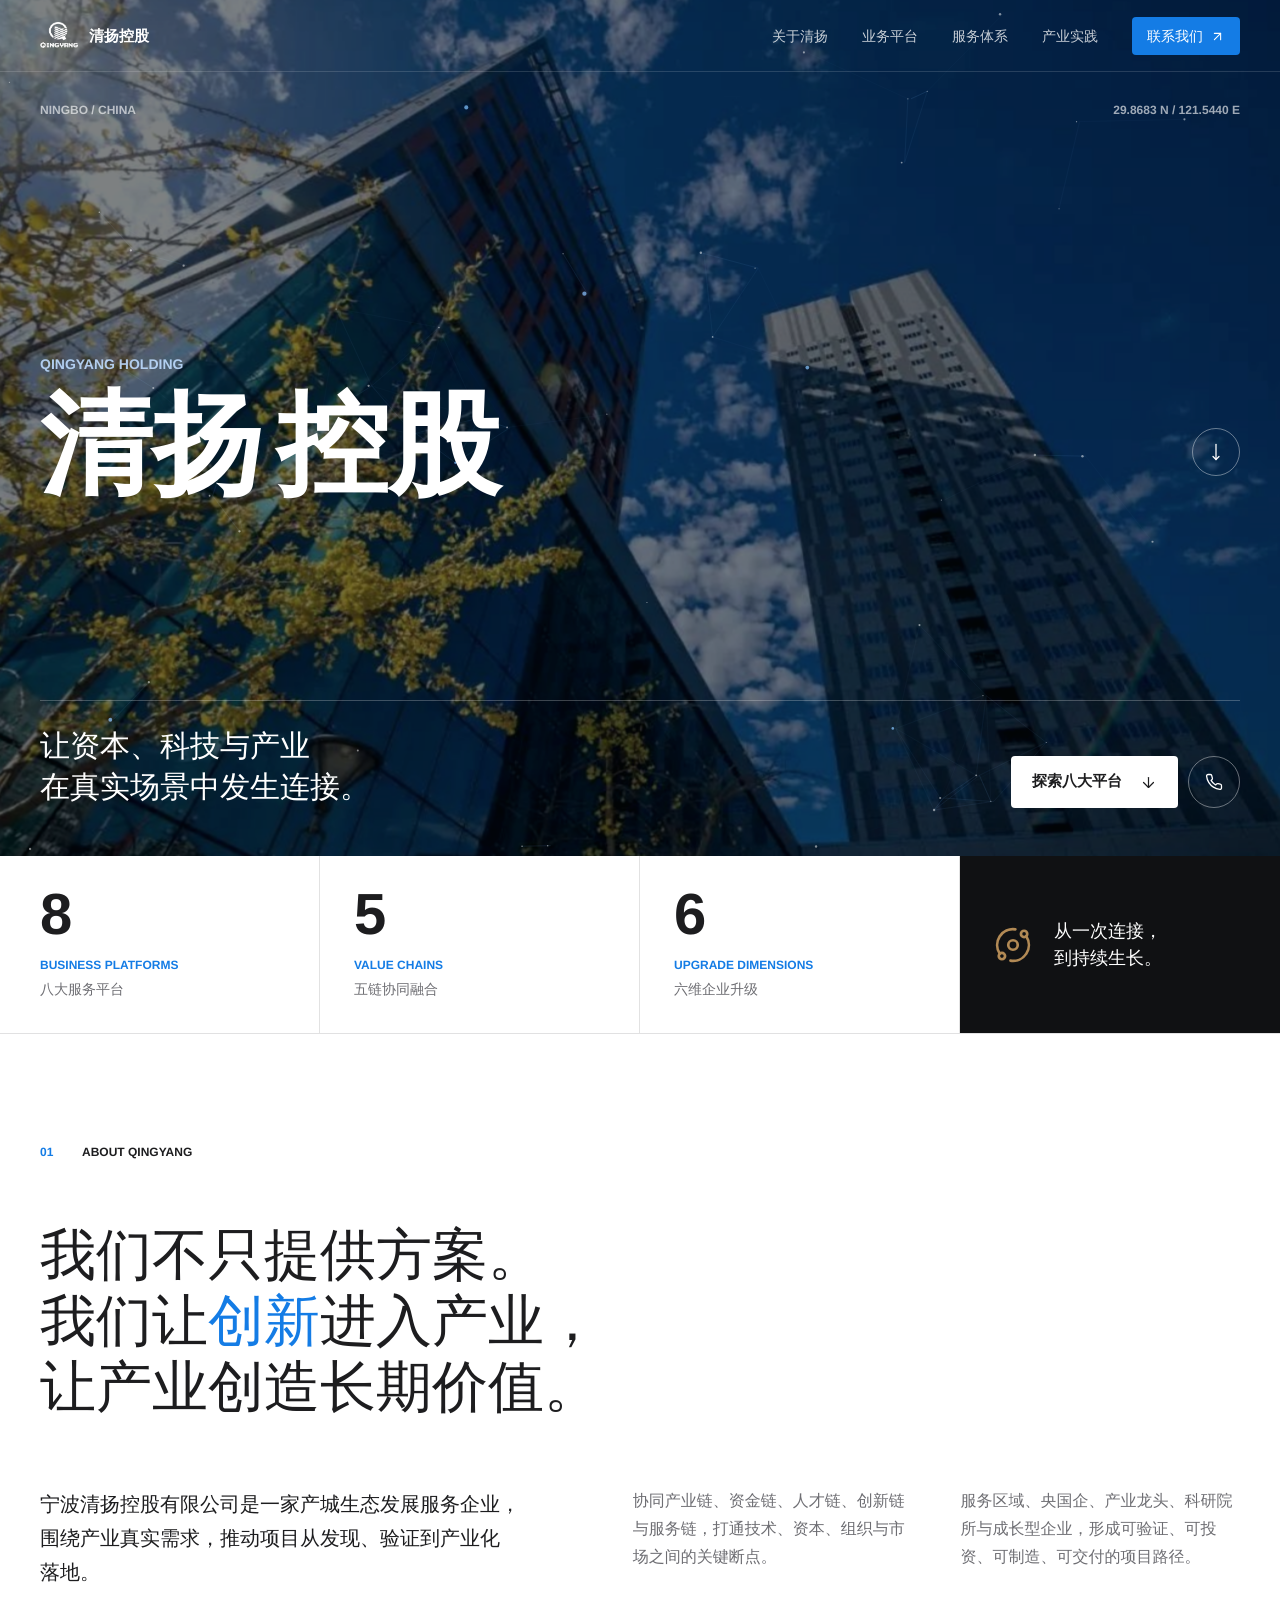
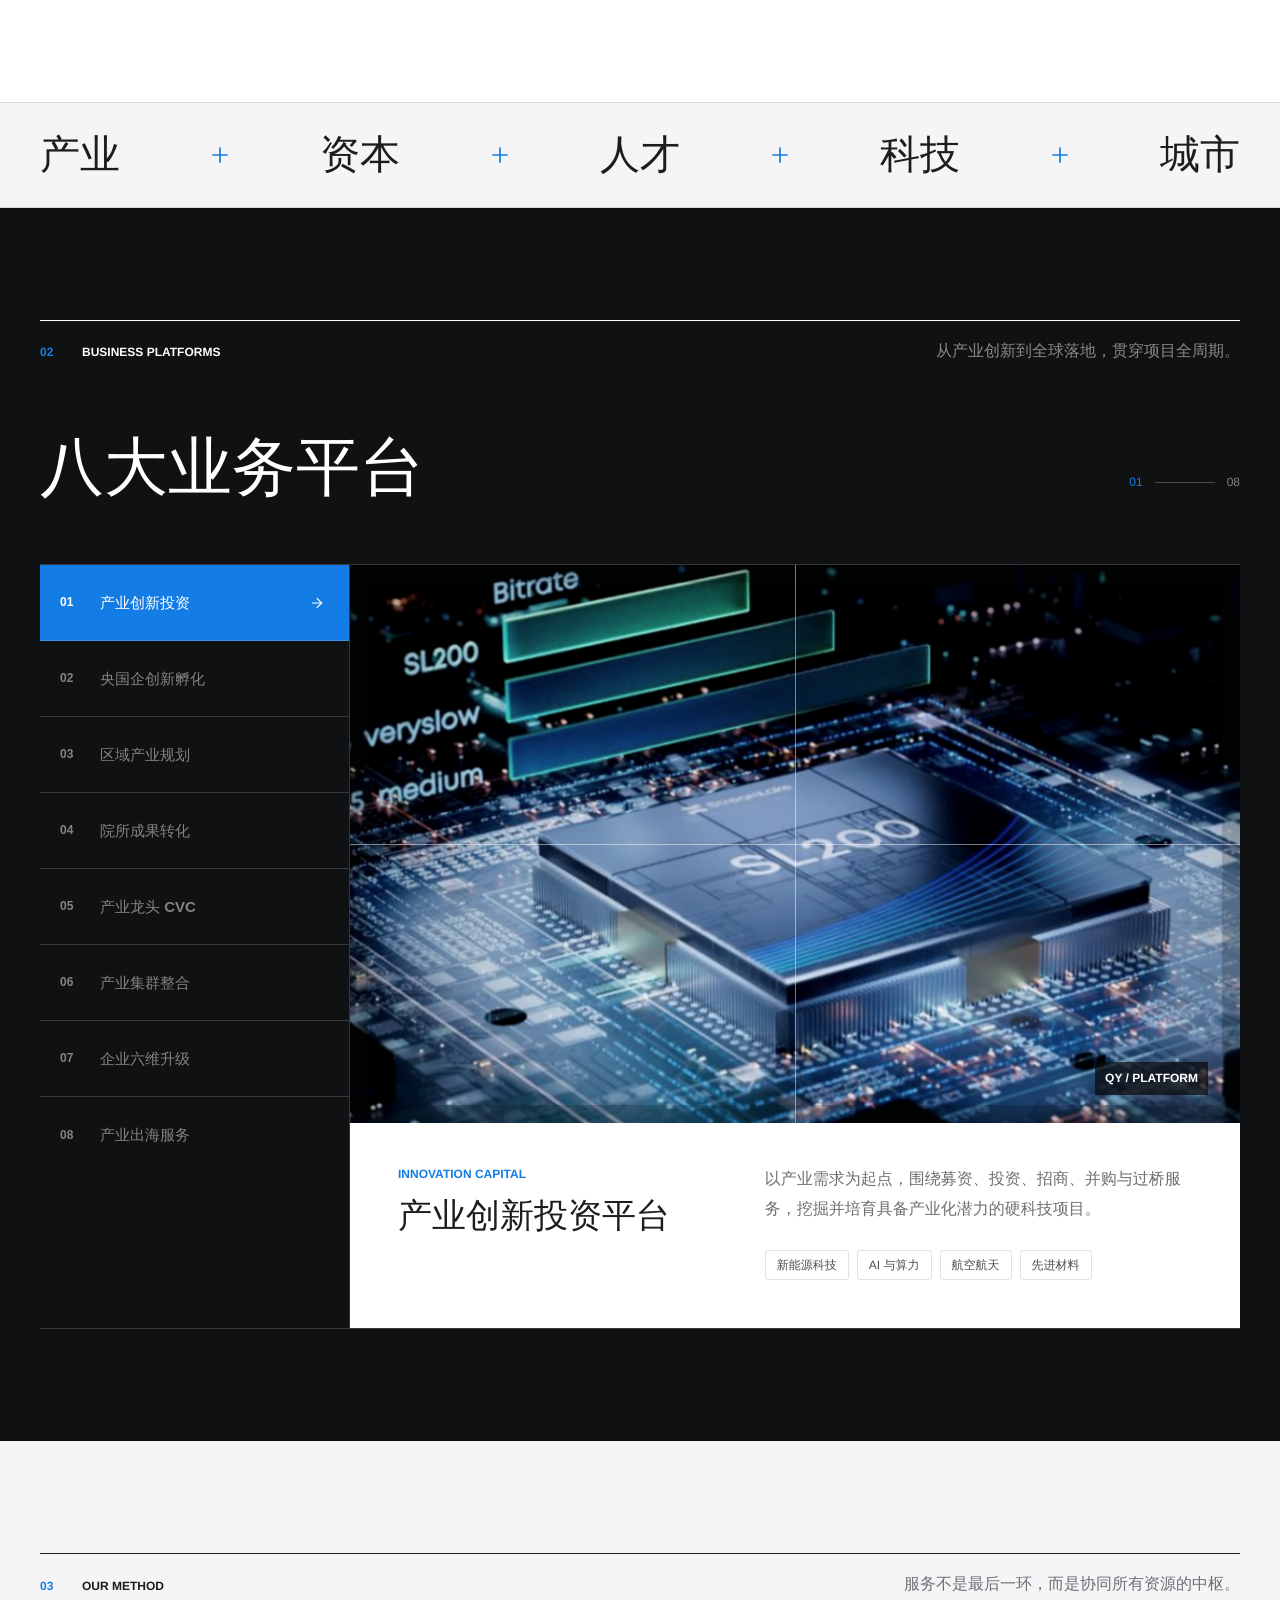
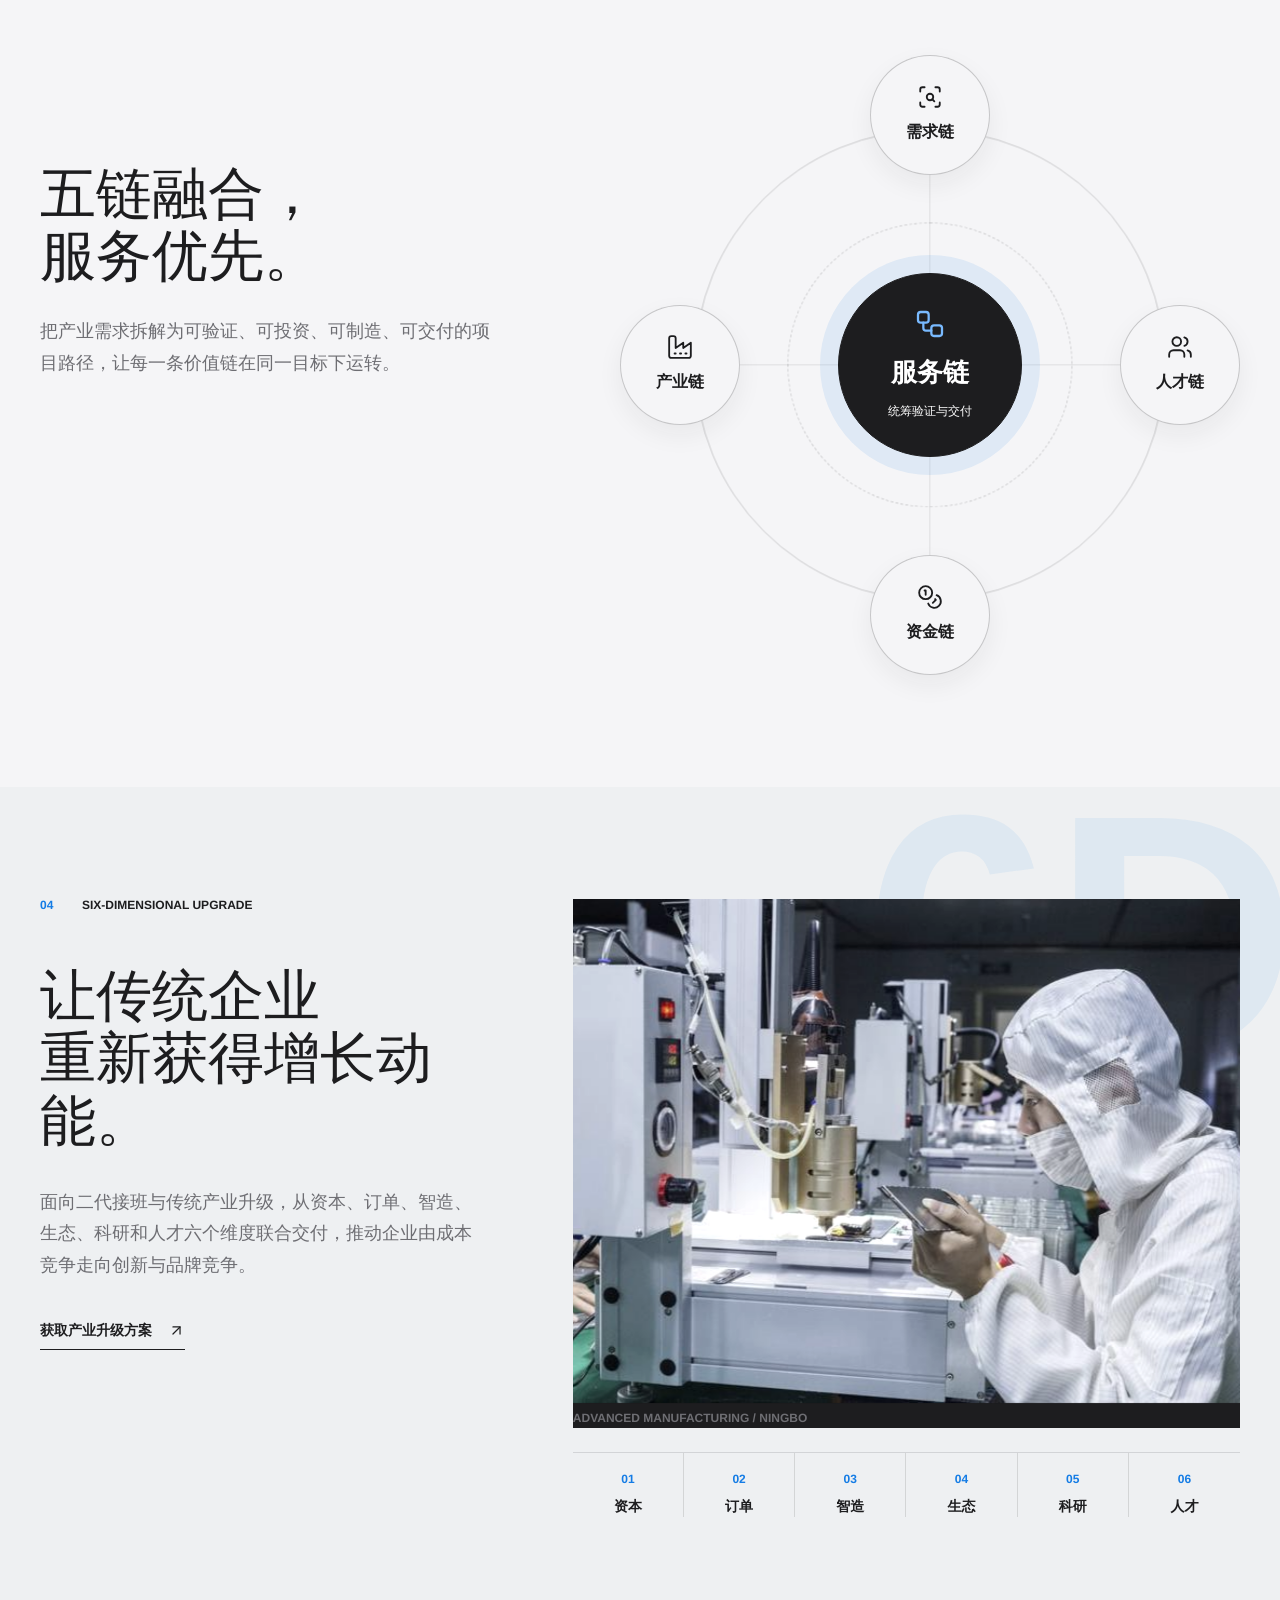
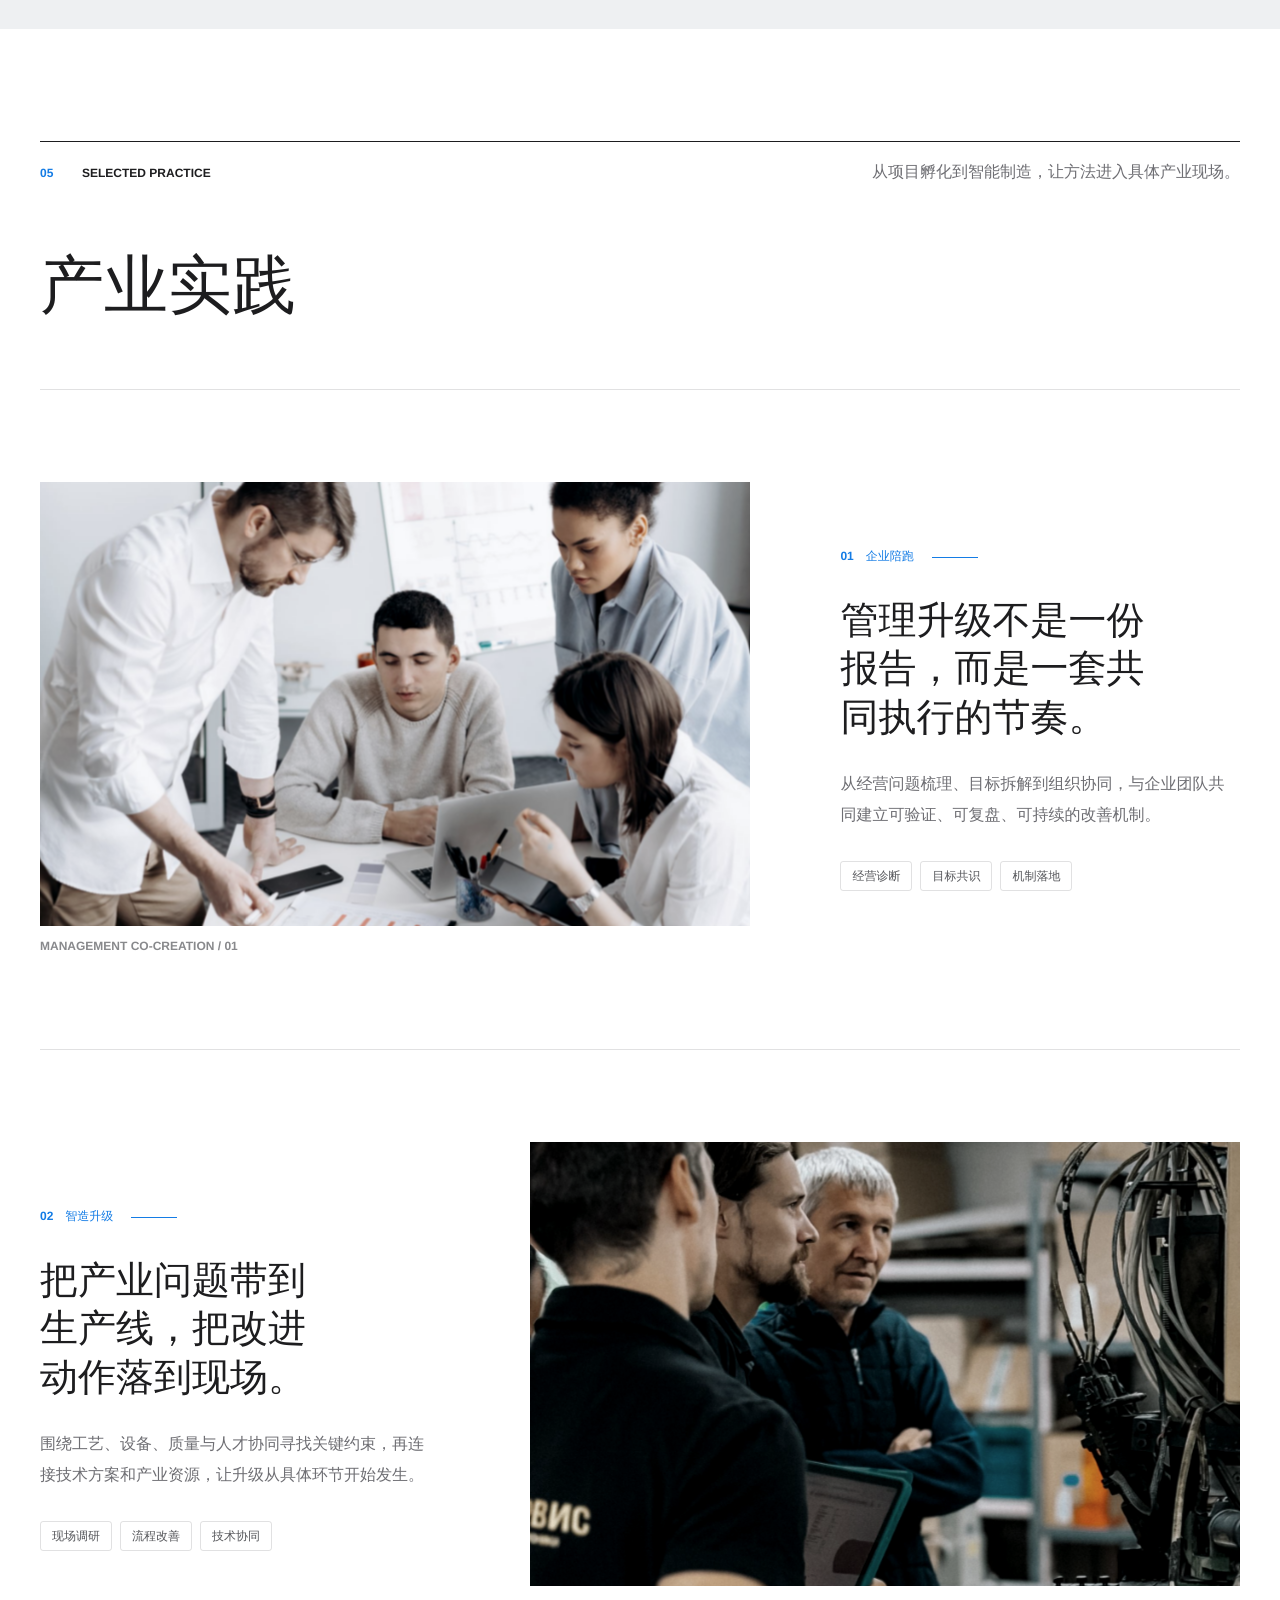
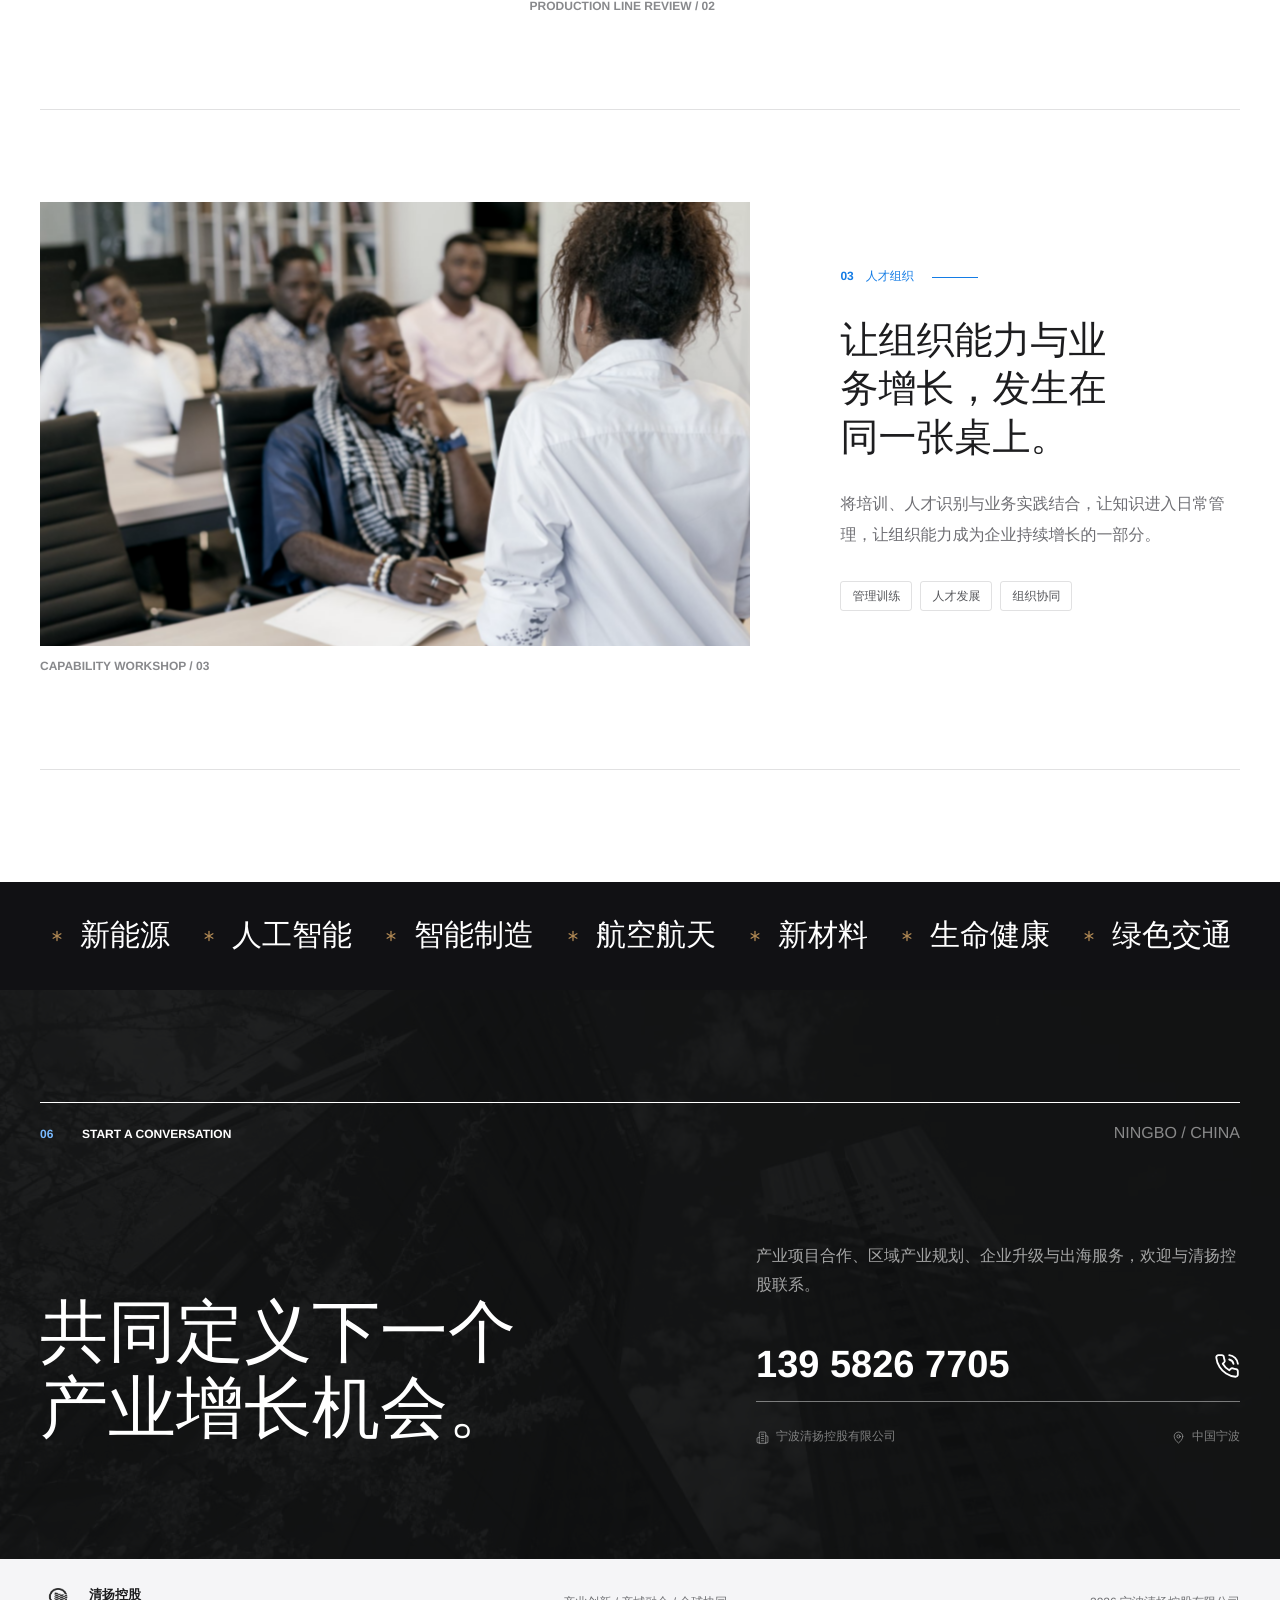
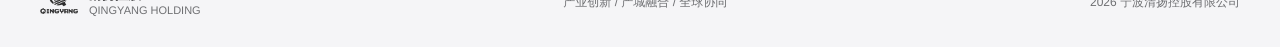
<file: index.html>
<!doctype html>
<html lang="zh-CN">
  <head>
    <meta charset="UTF-8" />
    <meta name="viewport" content="width=device-width, initial-scale=1.0" />
    <meta
      name="description"
      content="宁波清扬控股有限公司，聚焦产业创新投资、央国企创新孵化、区域产业规划、科技成果转化、产业升级与产业出海。"
    />
    <meta property="og:type" content="website" />
    <meta property="og:locale" content="zh_CN" />
    <meta property="og:site_name" content="清扬控股" />
    <meta property="og:title" content="清扬控股｜产城生态发展服务中台" />
    <meta
      property="og:description"
      content="连接产业、资本、人才与科技，构建面向未来的产城生态。"
    />
    <meta property="og:url" content="https://xtulaze-creator.github.io/qingyang-holding-site/" />
    <meta
      property="og:image"
      content="https://xtulaze-creator.github.io/qingyang-holding-site/assets/qingyang-share.jpg"
    />
    <meta property="og:image:type" content="image/jpeg" />
    <meta property="og:image:width" content="1200" />
    <meta property="og:image:height" content="630" />
    <meta property="og:image:alt" content="清扬控股产城生态发展服务中台" />
    <meta name="twitter:card" content="summary_large_image" />
    <meta name="twitter:title" content="清扬控股｜产城生态发展服务中台" />
    <meta
      name="twitter:description"
      content="连接产业、资本、人才与科技，构建面向未来的产城生态。"
    />
    <meta
      name="twitter:image"
      content="https://xtulaze-creator.github.io/qingyang-holding-site/assets/qingyang-share.jpg"
    />
    <meta name="theme-color" content="#f4f3ef" />
    <title>清扬控股｜产城生态发展服务中台</title>
    <link rel="canonical" href="https://xtulaze-creator.github.io/qingyang-holding-site/" />
    <link rel="icon" type="image/png" href="assets/qingyang-logo.png" />
    <script>document.documentElement.classList.add("js");</script>
    <link rel="stylesheet" href="styles.css?v=20260729-7" />
    <script type="application/ld+json">
      {
        "@context": "https://schema.org",
        "@type": "Organization",
        "name": "宁波清扬控股有限公司",
        "alternateName": "清扬控股",
        "url": "https://xtulaze-creator.github.io/qingyang-holding-site/",
        "logo": "https://xtulaze-creator.github.io/qingyang-holding-site/assets/qingyang-logo.png",
        "telephone": "+86-139-5826-7705",
        "description": "连接产业、资本、人才与科技，构建面向未来的产城生态。",
        "address": {
          "@type": "PostalAddress",
          "addressLocality": "宁波",
          "addressCountry": "CN"
        }
      }
    </script>
  </head>
  <body>
    <a class="skip-link" href="#main-content">跳到主要内容</a>
    <div class="scroll-progress" aria-hidden="true"><span data-scroll-progress></span></div>

    <header class="site-header" data-header>
      <nav class="nav-shell" aria-label="主导航">
        <a class="brand magnetic" href="#top" aria-label="清扬控股首页">
          <img src="assets/qingyang-logo.png" alt="清扬控股标志" />
          <span>清扬控股</span>
        </a>

        <button
          class="menu-button"
          type="button"
          aria-label="打开菜单"
          aria-expanded="false"
          aria-controls="site-navigation"
          data-menu-button
        >
          <i class="icon-menu" data-lucide="menu" aria-hidden="true"></i>
          <i class="icon-close" data-lucide="x" aria-hidden="true"></i>
        </button>

        <div class="nav-links" id="site-navigation" data-nav-links>
          <a href="#about" data-section-link><span>01</span>关于清扬</a>
          <a href="#services" data-section-link><span>02</span>业务平台</a>
          <a href="#method" data-section-link><span>03</span>服务体系</a>
          <a href="#cases" data-section-link><span>04</span>产业实践</a>
          <a class="nav-contact magnetic" href="#contact" data-section-link>
            <span>05</span>联系我们
            <i data-lucide="arrow-up-right" aria-hidden="true"></i>
          </a>
        </div>
      </nav>
    </header>

    <main id="main-content" tabindex="-1">
      <span id="top" aria-hidden="true"></span>

      <section class="hero" aria-labelledby="hero-title" data-hero>
        <img
          class="hero-image"
          src="assets/ningbo-skyline.jpg"
          alt="宁波现代城市与产业建筑"
          fetchpriority="high"
          data-hero-image
        />
        <div class="hero-tint" aria-hidden="true"></div>
        <canvas class="hero-canvas" data-network-canvas aria-hidden="true"></canvas>

        <div class="hero-content">
          <div class="hero-meta reveal">
            <span>NINGBO / CHINA</span>
            <span>29.8683 N / 121.5440 E</span>
          </div>

          <div class="hero-title-wrap">
            <p class="hero-kicker reveal">QINGYANG HOLDING</p>
            <h1 id="hero-title" class="reveal">
              <span>清扬</span>
              <span>控股</span>
            </h1>
          </div>

          <div class="hero-bottom">
            <p class="hero-lead reveal">
              让资本、科技与产业<br />
              在真实场景中发生连接。
            </p>
            <div class="hero-actions reveal">
              <a class="button button-light magnetic" href="#services">
                探索八大平台
                <i data-lucide="arrow-down" aria-hidden="true"></i>
              </a>
              <a class="circle-action magnetic" href="tel:13958267705" aria-label="联系清扬控股">
                <i data-lucide="phone" aria-hidden="true"></i>
              </a>
            </div>
          </div>
        </div>

        <a class="hero-scroll magnetic" href="#about" aria-label="向下浏览">
          <i data-lucide="move-down" aria-hidden="true"></i>
        </a>
      </section>

      <section class="signal-band" aria-label="清扬控股核心能力">
        <div class="signal-item reveal">
          <strong data-count="8">8</strong>
          <span>BUSINESS PLATFORMS</span>
          <p>八大服务平台</p>
        </div>
        <div class="signal-item reveal">
          <strong data-count="5">5</strong>
          <span>VALUE CHAINS</span>
          <p>五链协同融合</p>
        </div>
        <div class="signal-item reveal">
          <strong data-count="6">6</strong>
          <span>UPGRADE DIMENSIONS</span>
          <p>六维企业升级</p>
        </div>
        <div class="signal-item signal-statement reveal">
          <i data-lucide="orbit" aria-hidden="true"></i>
          <p>从一次连接，<br />到持续生长。</p>
        </div>
      </section>

      <section class="intro section" id="about">
        <div class="section-shell">
          <div class="section-index reveal">
            <span>01</span>
            <p>ABOUT QINGYANG</p>
          </div>

          <div class="intro-statement">
            <h2 class="reveal">
              我们不只提供方案。<br />
              我们让<span class="accent-word">创新</span>进入产业，<br />
              让<span class="outline-word">产业</span>创造长期价值。
            </h2>
          </div>

          <div class="intro-detail">
            <p class="intro-deck reveal">
              宁波清扬控股有限公司是一家产城生态发展服务企业，围绕产业真实需求，推动项目从发现、验证到产业化落地。
            </p>
            <div class="intro-columns reveal">
              <p>
                协同产业链、资金链、人才链、创新链与服务链，打通技术、资本、组织与市场之间的关键断点。
              </p>
              <p>
                服务区域、央国企、产业龙头、科研院所与成长型企业，形成可验证、可投资、可制造、可交付的项目路径。
              </p>
            </div>
          </div>
        </div>
      </section>

      <section class="kinetic-band" aria-label="清扬控股连接的核心资源">
        <div class="kinetic-track">
          <span>产业</span><i data-lucide="plus" aria-hidden="true"></i>
          <span>资本</span><i data-lucide="plus" aria-hidden="true"></i>
          <span>人才</span><i data-lucide="plus" aria-hidden="true"></i>
          <span>科技</span><i data-lucide="plus" aria-hidden="true"></i>
          <span>城市</span>
        </div>
      </section>

      <section class="services section" id="services" data-service-section>
        <div class="section-shell">
          <div class="section-topline reveal">
            <div class="section-index">
              <span>02</span>
              <p>BUSINESS PLATFORMS</p>
            </div>
            <p>从产业创新到全球落地，贯穿项目全周期。</p>
          </div>

          <div class="services-title reveal">
            <h2>八大业务平台</h2>
            <div class="service-progress" aria-hidden="true">
              <span data-service-current>01</span>
              <i></i>
              <span>08</span>
            </div>
          </div>

          <div class="service-explorer reveal">
            <div class="service-tabs" role="tablist" aria-label="业务平台">
              <button class="service-tab is-active" id="service-tab-0" type="button" role="tab" aria-selected="true" aria-controls="service-panel" tabindex="0" data-service="0">
                <span>01</span><strong>产业创新投资</strong><i data-lucide="arrow-right" aria-hidden="true"></i>
              </button>
              <button class="service-tab" id="service-tab-1" type="button" role="tab" aria-selected="false" aria-controls="service-panel" tabindex="-1" data-service="1">
                <span>02</span><strong>央国企创新孵化</strong><i data-lucide="arrow-right" aria-hidden="true"></i>
              </button>
              <button class="service-tab" id="service-tab-2" type="button" role="tab" aria-selected="false" aria-controls="service-panel" tabindex="-1" data-service="2">
                <span>03</span><strong>区域产业规划</strong><i data-lucide="arrow-right" aria-hidden="true"></i>
              </button>
              <button class="service-tab" id="service-tab-3" type="button" role="tab" aria-selected="false" aria-controls="service-panel" tabindex="-1" data-service="3">
                <span>04</span><strong>院所成果转化</strong><i data-lucide="arrow-right" aria-hidden="true"></i>
              </button>
              <button class="service-tab" id="service-tab-4" type="button" role="tab" aria-selected="false" aria-controls="service-panel" tabindex="-1" data-service="4">
                <span>05</span><strong>产业龙头 CVC</strong><i data-lucide="arrow-right" aria-hidden="true"></i>
              </button>
              <button class="service-tab" id="service-tab-5" type="button" role="tab" aria-selected="false" aria-controls="service-panel" tabindex="-1" data-service="5">
                <span>06</span><strong>产业集群整合</strong><i data-lucide="arrow-right" aria-hidden="true"></i>
              </button>
              <button class="service-tab" id="service-tab-6" type="button" role="tab" aria-selected="false" aria-controls="service-panel" tabindex="-1" data-service="6">
                <span>07</span><strong>企业六维升级</strong><i data-lucide="arrow-right" aria-hidden="true"></i>
              </button>
              <button class="service-tab" id="service-tab-7" type="button" role="tab" aria-selected="false" aria-controls="service-panel" tabindex="-1" data-service="7">
                <span>08</span><strong>产业出海服务</strong><i data-lucide="arrow-right" aria-hidden="true"></i>
              </button>
            </div>

            <article class="service-panel" id="service-panel" role="tabpanel" aria-labelledby="service-tab-0" aria-live="polite" tabindex="0">
              <div class="service-visual" data-service-visual>
                <img data-service-image src="assets/chip-technology.jpg" alt="科技产业与芯片" />
                <div class="service-visual-grid" aria-hidden="true"></div>
                <span class="service-coordinate">QY / PLATFORM</span>
              </div>
              <div class="service-content">
                <div>
                  <p class="eyebrow" data-service-kicker>INNOVATION CAPITAL</p>
                  <h3 data-service-title>产业创新投资平台</h3>
                </div>
                <div>
                  <p data-service-description>
                    以产业需求为起点，围绕募资、投资、招商、并购与过桥服务，挖掘并培育具备产业化潜力的硬科技项目。
                  </p>
                  <div class="service-tags" data-service-tags>
                    <span>新能源科技</span><span>AI 与算力</span><span>航空航天</span><span>先进材料</span>
                  </div>
                </div>
              </div>
            </article>
          </div>
        </div>
      </section>

      <section class="method section" id="method">
        <div class="section-shell">
          <div class="section-topline reveal">
            <div class="section-index">
              <span>03</span>
              <p>OUR METHOD</p>
            </div>
            <p>服务不是最后一环，而是协同所有资源的中枢。</p>
          </div>

          <div class="method-layout">
            <div class="method-copy reveal">
              <h2>五链融合，<br />服务优先。</h2>
              <p>
                把产业需求拆解为可验证、可投资、可制造、可交付的项目路径，让每一条价值链在同一目标下运转。
              </p>
            </div>

            <div class="orbit-stage reveal" data-orbit-stage aria-label="五链融合服务体系">
              <div class="orbit-ring orbit-ring-one" aria-hidden="true"></div>
              <div class="orbit-ring orbit-ring-two" aria-hidden="true"></div>
              <div class="orbit-core">
                <i data-lucide="workflow" aria-hidden="true"></i>
                <span>服务链</span>
                <small>统筹验证与交付</small>
              </div>
              <div class="orbit-node orbit-node-one">
                <i data-lucide="scan-search" aria-hidden="true"></i>
                <span>需求链</span>
              </div>
              <div class="orbit-node orbit-node-two">
                <i data-lucide="users" aria-hidden="true"></i>
                <span>人才链</span>
              </div>
              <div class="orbit-node orbit-node-three">
                <i data-lucide="coins" aria-hidden="true"></i>
                <span>资金链</span>
              </div>
              <div class="orbit-node orbit-node-four">
                <i data-lucide="factory" aria-hidden="true"></i>
                <span>产业链</span>
              </div>
            </div>
          </div>
        </div>
      </section>

      <section class="upgrade section">
        <div class="upgrade-number" aria-hidden="true">6D</div>
        <div class="section-shell upgrade-grid">
          <div class="upgrade-copy reveal">
            <div class="section-index">
              <span>04</span>
              <p>SIX-DIMENSIONAL UPGRADE</p>
            </div>
            <h2>让传统企业<br />重新获得增长动能。</h2>
            <p>
              面向二代接班与传统产业升级，从资本、订单、智造、生态、科研和人才六个维度联合交付，推动企业由成本竞争走向创新与品牌竞争。
            </p>
            <a class="text-link magnetic" href="#contact">
              获取产业升级方案
              <i data-lucide="arrow-up-right" aria-hidden="true"></i>
            </a>
          </div>

          <div class="upgrade-visual reveal" data-parallax>
            <figure class="upgrade-media">
              <img src="assets/advanced-manufacturing.jpg" alt="先进制造实验与生产环境" loading="lazy" />
              <figcaption>ADVANCED MANUFACTURING / NINGBO</figcaption>
            </figure>
            <div class="upgrade-dimensions" aria-label="六维升级内容">
              <span><small>01</small>资本</span>
              <span><small>02</small>订单</span>
              <span><small>03</small>智造</span>
              <span><small>04</small>生态</span>
              <span><small>05</small>科研</span>
              <span><small>06</small>人才</span>
            </div>
          </div>
        </div>
      </section>

      <section class="cases section" id="cases">
        <div class="section-shell">
          <div class="section-topline reveal">
            <div class="section-index">
              <span>05</span>
              <p>SELECTED PRACTICE</p>
            </div>
            <p>从项目孵化到智能制造，让方法进入具体产业现场。</p>
          </div>
          <div class="cases-title reveal">
            <h2>产业实践</h2>
          </div>

          <div class="case-stories">
            <article class="case-story reveal">
              <figure class="case-media" data-parallax>
                <div class="case-image-stage">
                  <img src="assets/management-co-creation.jpg" alt="管理团队围绕经营数据和行动方案开展讨论" loading="lazy" />
                </div>
                <figcaption>MANAGEMENT CO-CREATION / 01</figcaption>
              </figure>
              <div class="case-copy">
                <div class="case-meta"><span>01</span><p>企业陪跑</p></div>
                <h3>管理升级不是一份报告，而是一套共同执行的节奏。</h3>
                <p>
                  从经营问题梳理、目标拆解到组织协同，与企业团队共同建立可验证、可复盘、可持续的改善机制。
                </p>
                <ul class="case-tags" aria-label="服务内容">
                  <li>经营诊断</li>
                  <li>目标共识</li>
                  <li>机制落地</li>
                </ul>
              </div>
            </article>

            <article class="case-story is-reverse reveal">
              <figure class="case-media" data-parallax>
                <div class="case-image-stage">
                  <img src="assets/production-line-review.jpg" alt="工程师在生产设备旁分析现场问题" loading="lazy" />
                </div>
                <figcaption>PRODUCTION LINE REVIEW / 02</figcaption>
              </figure>
              <div class="case-copy">
                <div class="case-meta"><span>02</span><p>智造升级</p></div>
                <h3>把产业问题带到生产线，把改进动作落到现场。</h3>
                <p>
                  围绕工艺、设备、质量与人才协同寻找关键约束，再连接技术方案和产业资源，让升级从具体环节开始发生。
                </p>
                <ul class="case-tags" aria-label="服务内容">
                  <li>现场调研</li>
                  <li>流程改善</li>
                  <li>技术协同</li>
                </ul>
              </div>
            </article>

            <article class="case-story reveal">
              <figure class="case-media" data-parallax>
                <div class="case-image-stage">
                  <img src="assets/team-capability-workshop.jpg" alt="讲师面向团队开展能力培训与交流" loading="lazy" />
                </div>
                <figcaption>CAPABILITY WORKSHOP / 03</figcaption>
              </figure>
              <div class="case-copy">
                <div class="case-meta"><span>03</span><p>人才组织</p></div>
                <h3>让组织能力与业务增长，发生在同一张桌上。</h3>
                <p>
                  将培训、人才识别与业务实践结合，让知识进入日常管理，让组织能力成为企业持续增长的一部分。
                </p>
                <ul class="case-tags" aria-label="服务内容">
                  <li>管理训练</li>
                  <li>人才发展</li>
                  <li>组织协同</li>
                </ul>
              </div>
            </article>
          </div>
        </div>
      </section>

      <section class="sectors" aria-label="重点产业方向">
        <div class="sector-track" data-sector-track>
          <div class="sector-item"><i data-lucide="asterisk" aria-hidden="true"></i><span>新能源</span></div>
          <div class="sector-item"><i data-lucide="asterisk" aria-hidden="true"></i><span>人工智能</span></div>
          <div class="sector-item"><i data-lucide="asterisk" aria-hidden="true"></i><span>智能制造</span></div>
          <div class="sector-item"><i data-lucide="asterisk" aria-hidden="true"></i><span>航空航天</span></div>
          <div class="sector-item"><i data-lucide="asterisk" aria-hidden="true"></i><span>新材料</span></div>
          <div class="sector-item"><i data-lucide="asterisk" aria-hidden="true"></i><span>生命健康</span></div>
          <div class="sector-item"><i data-lucide="asterisk" aria-hidden="true"></i><span>绿色交通</span></div>
        </div>
      </section>

      <section class="contact section" id="contact">
        <div class="contact-background" aria-hidden="true"></div>
        <div class="contact-noise" aria-hidden="true"></div>
        <div class="section-shell">
          <div class="section-topline reveal">
            <div class="section-index">
              <span>06</span>
              <p>START A CONVERSATION</p>
            </div>
            <p>NINGBO / CHINA</p>
          </div>

          <div class="contact-main">
            <h2 class="reveal">共同定义下一个<br />产业增长机会。</h2>
            <div class="contact-detail reveal">
              <p>产业项目合作、区域产业规划、企业升级与出海服务，欢迎与清扬控股联系。</p>
              <a class="contact-phone magnetic" href="tel:13958267705">
                <span>139 5826 7705</span>
                <i data-lucide="phone-call" aria-hidden="true"></i>
              </a>
              <div class="contact-meta">
                <span><i data-lucide="building-2" aria-hidden="true"></i>宁波清扬控股有限公司</span>
                <span><i data-lucide="map-pin" aria-hidden="true"></i>中国宁波</span>
              </div>
            </div>
          </div>
        </div>
      </section>
    </main>

    <footer class="site-footer">
      <div class="footer-shell">
        <div class="footer-brand">
          <img src="assets/qingyang-logo.png" alt="" />
          <div>
            <strong>清扬控股</strong>
            <span>QINGYANG HOLDING</span>
          </div>
        </div>
        <p>产业创新 / 产城融合 / 全球协同</p>
        <p><span data-year></span> 宁波清扬控股有限公司</p>
      </div>
    </footer>

    <button class="back-to-top magnetic" type="button" aria-label="返回顶部" data-back-to-top>
      <i data-lucide="arrow-up" aria-hidden="true"></i>
    </button>

    <script defer src="assets/lucide.min.js?v=0.468.0"></script>
    <script defer src="script.js?v=20260729-5"></script>
  </body>
</html>
</file>
<file: styles.css>
:root {
  --paper: #f5f5f7;
  --surface: #ffffff;
  --ink: #1d1d1f;
  --ink-soft: #101113;
  --muted: #6e6e73;
  --line: rgba(29, 29, 31, 0.13);
  --line-light: rgba(255, 255, 255, 0.16);
  --electric: #147ce5;
  --cobalt: #147ce5;
  --sun: #b28a55;
  --coral: #111114;
  --max-width: 1520px;
  --side: max(40px, calc((100vw - var(--max-width)) / 2));
  --type-label: 12px;
  --type-body: 16px;
  --type-body-large: 18px;
  --type-lead: 20px;
  --type-section: 56px;
  --type-display: 64px;
  --ease-out: cubic-bezier(0.16, 1, 0.3, 1);
  --ease-spring: cubic-bezier(0.34, 1.56, 0.64, 1);
  --service-accent: #147ce5;
}

* {
  box-sizing: border-box;
}

html {
  scroll-behavior: smooth;
  scroll-padding-top: 72px;
}

body {
  margin: 0;
  overflow-x: hidden;
  color: var(--ink);
  background: var(--paper);
  font-family: -apple-system, BlinkMacSystemFont, "SF Pro Display", "PingFang SC", "Hiragino Sans GB", "Microsoft YaHei", sans-serif;
  font-size: var(--type-body);
  line-height: 1.6;
  letter-spacing: 0;
  -webkit-font-smoothing: antialiased;
  text-rendering: geometricPrecision;
}

body.menu-open {
  overflow: hidden;
}

::selection {
  color: var(--ink);
  background: var(--electric);
}

img,
canvas {
  display: block;
  max-width: 100%;
}

a {
  color: inherit;
  text-decoration: none;
}

button,
a {
  -webkit-tap-highlight-color: transparent;
}

button {
  color: inherit;
  font: inherit;
}

svg {
  flex: none;
  stroke-width: 1.7;
}

:focus-visible {
  outline: 2px solid var(--cobalt);
  outline-offset: 5px;
}

h1,
h2,
h3,
p {
  margin-top: 0;
}

h1,
h2,
h3,
.hero-lead {
  text-wrap: balance;
}

p {
  text-wrap: pretty;
}

#main-content:focus {
  outline: none;
}

.skip-link {
  position: fixed;
  z-index: 120;
  top: 12px;
  left: 12px;
  padding: 10px 15px;
  color: #fff;
  background: var(--ink);
  border-radius: 4px;
  font-size: 13px;
  font-weight: 650;
  transform: translateY(-180%);
  transition: transform 180ms ease;
}

.skip-link:focus {
  transform: translateY(0);
}

.scroll-progress {
  position: fixed;
  z-index: 110;
  inset: 0 0 auto;
  height: 2px;
  pointer-events: none;
}

.scroll-progress span {
  display: block;
  width: 100%;
  height: 100%;
  background: var(--electric);
  transform: scaleX(0);
  transform-origin: left;
  will-change: transform;
}

.site-header {
  position: fixed;
  z-index: 90;
  inset: 0 0 auto;
  height: 72px;
  color: #fff;
  transition: color 300ms ease, background-color 300ms ease, border-color 300ms ease;
}

.site-header::after {
  content: "";
  position: absolute;
  right: 0;
  bottom: 0;
  left: 0;
  height: 1px;
  background: rgba(255, 255, 255, 0.14);
  transition: background-color 300ms ease;
}

.site-header.is-scrolled,
.site-header.is-open {
  color: var(--ink);
  background: rgba(244, 243, 239, 0.88);
  -webkit-backdrop-filter: saturate(160%) blur(20px);
  backdrop-filter: saturate(160%) blur(20px);
}

.site-header.is-scrolled::after,
.site-header.is-open::after {
  background: var(--line);
}

.nav-shell {
  width: min(calc(100% - 2 * var(--side)), var(--max-width));
  height: 100%;
  margin: 0 auto;
  display: flex;
  align-items: center;
  justify-content: space-between;
}

.brand {
  position: relative;
  z-index: 3;
  display: inline-flex;
  align-items: center;
  gap: 11px;
  font-size: 15px;
  font-weight: 680;
  line-height: 1;
  will-change: transform;
}

.brand img {
  width: 38px;
  height: 32px;
  object-fit: contain;
  object-position: 50% 28%;
  filter: grayscale(1) brightness(0) invert(1);
  transition: filter 300ms ease, opacity 180ms ease;
}

.site-header.is-scrolled .brand img,
.site-header.is-open .brand img {
  filter: grayscale(1) brightness(0);
}

.nav-links {
  display: flex;
  align-items: center;
  gap: 34px;
  font-size: 14px;
  font-weight: 570;
}

.nav-links a {
  position: relative;
  display: inline-flex;
  align-items: center;
  gap: 7px;
  opacity: 0.78;
  transition: opacity 180ms ease;
}

.nav-links a > span {
  display: none;
  font-size: 10px;
  font-variant-numeric: tabular-nums;
}

.nav-links a::after {
  content: "";
  position: absolute;
  right: 0;
  bottom: -8px;
  left: 0;
  height: 1px;
  background: currentColor;
  transform: scaleX(0);
  transform-origin: right;
  transition: transform 260ms var(--ease-out);
}

.nav-links a:hover,
.nav-links a:focus-visible,
.nav-links a.is-current {
  opacity: 1;
}

.nav-links a:hover::after,
.nav-links a:focus-visible::after,
.nav-links a.is-current::after {
  transform: scaleX(1);
  transform-origin: left;
}

.nav-links .nav-contact {
  min-height: 38px;
  padding: 0 15px;
  color: #fff;
  border-radius: 4px;
  background: var(--electric);
  opacity: 1;
  will-change: transform;
}

.nav-links .nav-contact::after {
  display: none;
}

.nav-contact svg {
  width: 15px;
  height: 15px;
}

.menu-button {
  position: relative;
  z-index: 3;
  display: none;
  width: 42px;
  height: 42px;
  padding: 0;
  place-items: center;
  border: 0;
  background: transparent;
  cursor: pointer;
}

.menu-button svg {
  position: absolute;
  width: 23px;
  height: 23px;
  transition: opacity 180ms ease, transform 300ms var(--ease-spring);
}

.menu-button .icon-close {
  opacity: 0;
  transform: rotate(-45deg) scale(0.7);
}

.menu-button[aria-expanded="true"] .icon-menu {
  opacity: 0;
  transform: rotate(45deg) scale(0.7);
}

.menu-button[aria-expanded="true"] .icon-close {
  opacity: 1;
  transform: rotate(0) scale(1);
}

.hero {
  position: relative;
  min-height: 680px;
  height: calc(100svh - 44px);
  max-height: 940px;
  overflow: hidden;
  color: #fff;
  background: #0c171c;
  isolation: isolate;
}

.hero-image,
.hero-tint,
.hero-canvas {
  position: absolute;
  inset: 0;
  width: 100%;
  height: 100%;
}

.hero-image {
  z-index: -3;
  max-width: none;
  object-fit: cover;
  object-position: 50% 48%;
  filter: saturate(0.74) contrast(1.1) brightness(0.78);
  transform: scale(1.08);
  animation: hero-image-in 1.8s var(--ease-out) forwards;
  will-change: transform;
}

.hero-tint {
  z-index: -2;
  background: rgba(4, 11, 14, 0.38);
}

.hero-canvas {
  z-index: -1;
  max-width: none;
  opacity: 0.8;
  mix-blend-mode: screen;
  pointer-events: none;
}

.hero-content {
  width: min(calc(100% - 2 * var(--side)), var(--max-width));
  height: 100%;
  margin: 0 auto;
  padding: 104px 0 48px;
  display: grid;
  grid-template-rows: auto 1fr auto;
}

.hero-meta {
  display: flex;
  justify-content: space-between;
  color: rgba(255, 255, 255, 0.62);
  font-size: var(--type-label);
  font-weight: 620;
  line-height: 1;
  font-variant-numeric: tabular-nums;
}

.hero-title-wrap {
  align-self: center;
  padding-top: 34px;
}

.hero-kicker {
  margin-bottom: 16px;
  color: rgba(190, 220, 255, 0.9);
  font-size: 14px;
  font-weight: 650;
}

.hero h1 {
  max-width: 1020px;
  margin: 0;
  display: flex;
  flex-wrap: wrap;
  gap: 0 0.11em;
  font-size: 112px;
  font-weight: 650;
  line-height: 0.94;
  letter-spacing: 0;
}

.hero h1 span:last-child {
  color: #fff;
  -webkit-text-stroke: 0;
}

.hero-bottom {
  padding-top: 26px;
  display: flex;
  align-items: flex-end;
  justify-content: space-between;
  gap: 48px;
  border-top: 1px solid rgba(255, 255, 255, 0.24);
}

.hero-lead {
  margin: 0;
  font-size: 30px;
  font-weight: 530;
  line-height: 1.35;
}

.hero-actions {
  display: flex;
  align-items: center;
  gap: 10px;
}

.button {
  min-height: 52px;
  padding: 0 20px;
  display: inline-flex;
  align-items: center;
  justify-content: center;
  gap: 18px;
  border: 1px solid transparent;
  border-radius: 4px;
  font-size: 15px;
  font-weight: 680;
  transition: color 220ms ease, background-color 220ms ease, border-color 220ms ease;
  will-change: transform;
}

.button svg {
  width: 17px;
  height: 17px;
}

.button-light {
  color: var(--ink);
  background: #fff;
}

.button-light:hover,
.button-light:focus-visible {
  color: #fff;
  background: var(--electric);
}

.button-dark {
  color: #fff;
  background: var(--ink);
}

.button-dark:hover,
.button-dark:focus-visible {
  color: #fff;
  background: var(--electric);
}

.button-outline {
  border-color: var(--line);
}

.circle-action,
.hero-scroll {
  display: grid;
  place-items: center;
  border: 1px solid rgba(255, 255, 255, 0.4);
  border-radius: 50%;
  transition: color 220ms ease, background-color 220ms ease, border-color 220ms ease;
  will-change: transform;
}

.circle-action {
  width: 52px;
  height: 52px;
}

.circle-action:hover,
.circle-action:focus-visible,
.hero-scroll:hover,
.hero-scroll:focus-visible {
  color: #fff;
  border-color: var(--electric);
  background: var(--electric);
}

.circle-action svg {
  width: 18px;
  height: 18px;
}

.hero-scroll {
  position: absolute;
  z-index: 2;
  right: var(--side);
  top: 50%;
  width: 48px;
  height: 48px;
  animation: scroll-float 2.8s ease-in-out infinite;
}

.hero-scroll svg {
  width: 18px;
  height: 18px;
}

.signal-band {
  min-height: 178px;
  display: grid;
  grid-template-columns: repeat(4, minmax(0, 1fr));
  color: var(--ink);
  border-bottom: 1px solid var(--line);
  background: var(--surface);
}

.signal-item {
  min-width: 0;
  padding: 30px 34px;
  display: grid;
  align-content: center;
  border-right: 1px solid var(--line);
}

.signal-item:first-child {
  padding-left: var(--side);
}

.signal-item:last-child {
  padding-right: var(--side);
  border-right: 0;
}

.signal-item strong {
  font-size: 58px;
  font-weight: 560;
  line-height: 0.9;
  font-variant-numeric: tabular-nums;
}

.signal-item > span {
  margin-top: 15px;
  color: var(--electric);
  font-size: var(--type-label);
  font-weight: 720;
}

.signal-item > p {
  margin: 3px 0 0;
  color: var(--muted);
  font-size: 14px;
}

.signal-statement {
  grid-template-columns: auto 1fr;
  align-items: center;
  gap: 22px;
  color: #fff;
  background: var(--ink-soft);
}

.signal-statement svg {
  width: 38px;
  height: 38px;
  color: var(--sun);
}

.signal-statement > p {
  margin: 0;
  color: #fff;
  font-size: 18px;
  font-weight: 580;
  line-height: 1.45;
}

.section {
  padding: 112px 0;
}

.section-shell {
  width: min(calc(100% - 2 * var(--side)), var(--max-width));
  margin: 0 auto;
}

.section-index {
  display: flex;
  align-items: center;
  gap: 12px;
  font-size: var(--type-label);
  font-weight: 720;
  line-height: 1;
}

.section-index span {
  min-width: 30px;
  color: var(--cobalt);
  font-variant-numeric: tabular-nums;
}

.section-index p {
  margin: 0;
}

.section-topline {
  padding-top: 18px;
  display: flex;
  justify-content: space-between;
  gap: 40px;
  border-top: 1px solid currentColor;
}

.section-topline > p {
  max-width: 520px;
  margin: 0;
  color: var(--muted);
  font-size: var(--type-body);
  line-height: 1.65;
}

.intro {
  position: relative;
  overflow: hidden;
  background: var(--surface);
}

.intro::after {
  display: none;
}

.intro .section-shell {
  position: relative;
  z-index: 1;
}

.intro-statement {
  margin-top: 64px;
}

.intro-statement h2 {
  margin: 0;
  max-width: 1080px;
  font-size: var(--type-section);
  font-weight: 570;
  line-height: 1.18;
}

.accent-word {
  padding: 0;
  color: var(--electric);
  background: transparent;
}

.outline-word {
  color: var(--ink);
  -webkit-text-stroke: 0;
}

.intro-detail {
  margin-top: 68px;
  display: grid;
  grid-template-columns: minmax(360px, 0.9fr) minmax(0, 1.1fr);
  gap: 96px;
  align-items: start;
}

.intro-deck {
  margin: 0;
  font-size: var(--type-lead);
  font-weight: 560;
  line-height: 1.7;
}

.intro-columns {
  display: grid;
  grid-template-columns: repeat(2, minmax(0, 1fr));
  gap: 48px;
}

.intro-columns p {
  margin: 0;
  color: var(--muted);
  font-size: var(--type-body);
  line-height: 1.75;
}

.kinetic-band {
  overflow: hidden;
  color: var(--ink);
  border-top: 1px solid var(--line);
  border-bottom: 1px solid var(--line);
  background: var(--paper);
}

.kinetic-track {
  width: min(calc(100% - 2 * var(--side)), var(--max-width));
  min-height: 104px;
  margin: 0 auto;
  display: grid;
  grid-template-columns: auto 24px auto 24px auto 24px auto 24px auto;
  align-items: center;
  justify-content: space-between;
  gap: 24px;
}

.kinetic-track span {
  font-size: 40px;
  font-weight: 560;
  line-height: 1;
  white-space: nowrap;
}

.kinetic-track svg {
  width: 24px;
  height: 24px;
  color: var(--electric);
}

.services {
  color: #fff;
  background: var(--ink-soft);
}

.services .section-index span {
  color: var(--service-accent);
}

.services .section-topline > p {
  color: rgba(255, 255, 255, 0.5);
}

.services-title,
.cases-title {
  margin-top: 68px;
  display: flex;
  align-items: flex-end;
  justify-content: space-between;
}

.services-title h2,
.cases-title h2 {
  margin: 0;
  font-size: var(--type-display);
  font-weight: 590;
  line-height: 1.04;
}

.service-progress {
  padding-bottom: 8px;
  display: flex;
  align-items: center;
  gap: 12px;
  color: rgba(255, 255, 255, 0.48);
  font-size: var(--type-label);
  font-variant-numeric: tabular-nums;
}

.service-progress span:first-child {
  color: var(--service-accent);
}

.service-progress i {
  width: 60px;
  height: 1px;
  background: rgba(255, 255, 255, 0.24);
}

.service-explorer {
  margin-top: 64px;
  display: grid;
  grid-template-columns: 310px minmax(0, 1fr);
  border-top: 1px solid var(--line-light);
  border-bottom: 1px solid var(--line-light);
}

.service-tabs {
  display: flex;
  flex-direction: column;
  border-right: 1px solid var(--line-light);
}

.service-tab {
  min-height: 76px;
  padding: 0 20px;
  display: grid;
  grid-template-columns: 30px 1fr 20px;
  align-items: center;
  gap: 10px;
  color: rgba(255, 255, 255, 0.48);
  text-align: left;
  border: 0;
  border-bottom: 1px solid var(--line-light);
  background: transparent;
  cursor: pointer;
  transition: color 220ms ease, background-color 220ms ease;
}

.service-tab:last-child {
  border-bottom: 0;
}

.service-tab span {
  font-size: var(--type-label);
  font-weight: 700;
  font-variant-numeric: tabular-nums;
}

.service-tab strong {
  font-size: 15px;
  font-weight: 590;
}

.service-tab svg {
  width: 16px;
  height: 16px;
  opacity: 0;
  transform: translateX(-8px);
  transition: opacity 220ms ease, transform 300ms var(--ease-out);
}

.service-tab:hover,
.service-tab:focus-visible {
  color: #fff;
  background: rgba(255, 255, 255, 0.055);
}

.service-tab.is-active {
  color: #fff;
  background: var(--service-accent);
}

.service-tab.is-active svg {
  opacity: 1;
  transform: translateX(0);
}

.service-panel {
  min-width: 0;
  display: grid;
  grid-template-rows: minmax(520px, 62vh) auto;
  background: var(--surface);
  outline: none;
}

.service-visual {
  position: relative;
  min-width: 0;
  overflow: hidden;
  background: #cfd5d8;
  perspective: 1000px;
}

.service-visual img {
  width: 100%;
  height: 112%;
  max-width: none;
  object-fit: cover;
  filter: saturate(0.72) contrast(1.04);
  transform: translate3d(0, -5%, 0) scale(1.04);
  transition: opacity 280ms ease, clip-path 700ms var(--ease-out), transform 900ms var(--ease-out);
  clip-path: inset(0 0 0 0);
  will-change: transform, opacity, clip-path;
}

.service-panel.is-changing .service-visual img {
  opacity: 0.25;
  clip-path: inset(0 0 100% 0);
  transform: translate3d(0, -2%, 0) scale(1.1);
}

.service-visual::after {
  content: "";
  position: absolute;
  inset: 0;
  border: 18px solid rgba(10, 11, 12, 0.18);
  pointer-events: none;
}

.service-visual-grid::before,
.service-visual-grid::after {
  content: "";
  position: absolute;
  z-index: 1;
  background: rgba(255, 255, 255, 0.48);
  pointer-events: none;
}

.service-visual-grid::before {
  top: 0;
  bottom: 0;
  left: 50%;
  width: 1px;
}

.service-visual-grid::after {
  top: 50%;
  right: 0;
  left: 0;
  height: 1px;
}

.service-coordinate {
  position: absolute;
  z-index: 2;
  right: 32px;
  bottom: 28px;
  padding: 7px 10px;
  color: #fff;
  background: rgba(10, 11, 12, 0.72);
  font-size: var(--type-label);
  font-weight: 700;
}

.service-content {
  padding: 42px 48px 48px;
  display: grid;
  grid-template-columns: minmax(280px, 0.82fr) minmax(0, 1.18fr);
  gap: 70px;
  color: var(--ink);
  transition: opacity 220ms ease, transform 320ms var(--ease-out);
}

.service-panel.is-changing .service-content {
  opacity: 0;
  transform: translateY(16px);
}

.eyebrow {
  margin-bottom: 12px;
  color: var(--cobalt);
  font-size: var(--type-label);
  font-weight: 760;
  text-transform: uppercase;
}

.service-content h3 {
  margin: 0;
  font-size: 34px;
  font-weight: 590;
  line-height: 1.2;
}

.service-content > div:last-child > p {
  max-width: 620px;
  margin: 0;
  color: var(--muted);
  font-size: 16px;
  line-height: 1.85;
}

.service-tags {
  margin-top: 26px;
  display: flex;
  flex-wrap: wrap;
  gap: 8px;
}

.service-tags span {
  min-height: 30px;
  padding: 0 11px;
  display: inline-flex;
  align-items: center;
  border: 1px solid var(--line);
  border-radius: 3px;
  color: #4d4e51;
  font-size: 12px;
}

.method {
  overflow: hidden;
  background: var(--paper);
}

.method-layout {
  margin-top: 56px;
  display: grid;
  grid-template-columns: minmax(360px, 0.82fr) minmax(560px, 1.18fr);
  gap: 64px;
  align-items: start;
}

.method-copy {
  padding-top: 108px;
}

.method-copy h2,
.upgrade-copy h2,
.contact-main h2 {
  margin: 0;
  font-size: var(--type-section);
  font-weight: 580;
  line-height: 1.12;
}

.method-copy > p {
  max-width: 500px;
  margin: 28px 0 0;
  color: var(--muted);
  font-size: var(--type-body-large);
  line-height: 1.75;
}

.orbit-stage {
  position: relative;
  width: min(100%, 620px);
  aspect-ratio: 1;
  margin-left: auto;
  transform-style: preserve-3d;
  transition: transform 500ms var(--ease-out);
}

.orbit-stage::before,
.orbit-stage::after {
  content: "";
  position: absolute;
  top: 50%;
  left: 50%;
  background: rgba(10, 11, 12, 0.13);
  transform: translate(-50%, -50%);
}

.orbit-stage::before {
  width: 1px;
  height: 86%;
}

.orbit-stage::after {
  width: 86%;
  height: 1px;
}

.orbit-ring {
  position: absolute;
  top: 50%;
  left: 50%;
  border: 1px solid rgba(10, 11, 12, 0.18);
  border-radius: 50%;
  transform: translate(-50%, -50%);
}

.orbit-ring-one {
  width: 76%;
  height: 76%;
  animation: orbit-pulse 5s ease-in-out infinite;
}

.orbit-ring-two {
  width: 46%;
  height: 46%;
  border-style: dashed;
  animation: orbit-spin 28s linear infinite;
}

.orbit-core,
.orbit-node {
  position: absolute;
  z-index: 2;
  display: flex;
  align-items: center;
  justify-content: center;
  flex-direction: column;
  color: var(--ink);
  border: 1px solid rgba(10, 11, 12, 0.2);
  border-radius: 50%;
  background: var(--paper);
}

.orbit-core {
  top: 50%;
  left: 50%;
  width: 184px;
  height: 184px;
  color: #fff;
  border-color: var(--ink);
  background: var(--ink);
  transform: translate(-50%, -50%);
  box-shadow: 0 0 0 18px rgba(20, 124, 229, 0.09);
  animation: core-breathe 4s ease-in-out infinite;
}

.orbit-core svg {
  width: 32px;
  height: 32px;
  margin-bottom: 12px;
  color: #79baff;
}

.orbit-core span {
  margin: 0;
  font-size: 26px;
  font-weight: 700;
}

.orbit-core small {
  margin-top: 8px;
  font-size: var(--type-label);
}

.orbit-node {
  width: 120px;
  height: 120px;
  gap: 10px;
  box-shadow: 0 10px 26px rgba(29, 29, 31, 0.06);
}

.orbit-node svg {
  width: 26px;
  height: 26px;
}

.orbit-node span {
  font-size: var(--type-body);
  font-weight: 650;
}

.orbit-node-one {
  top: 0;
  left: 50%;
  transform: translateX(-50%);
}

.orbit-node-two {
  top: 50%;
  right: 0;
  transform: translateY(-50%);
}

.orbit-node-three {
  bottom: 0;
  left: 50%;
  transform: translateX(-50%);
}

.orbit-node-four {
  top: 50%;
  left: 0;
  transform: translateY(-50%);
}

.upgrade {
  position: relative;
  overflow: hidden;
  color: var(--ink);
  background: #eef0f2;
}

.upgrade-number {
  position: absolute;
  top: 12px;
  right: -18px;
  color: rgba(20, 124, 229, 0.07);
  font-size: 340px;
  font-weight: 780;
  line-height: 0.8;
  pointer-events: none;
}

.upgrade-grid {
  position: relative;
  z-index: 1;
  display: grid;
  grid-template-columns: minmax(320px, 0.8fr) minmax(0, 1.2fr);
  gap: 88px;
  align-items: start;
}

.upgrade-copy .section-index span {
  color: var(--electric);
}

.upgrade-copy h2 {
  margin-top: 54px;
  font-size: var(--type-section);
}

.upgrade-copy > p {
  max-width: 560px;
  margin: 34px 0 0;
  color: var(--muted);
  font-size: var(--type-body-large);
  line-height: 1.75;
}

.text-link {
  margin-top: 38px;
  padding-bottom: 8px;
  display: inline-flex;
  align-items: center;
  gap: 16px;
  border-bottom: 1px solid currentColor;
  font-size: 14px;
  font-weight: 680;
  will-change: transform;
}

.text-link svg {
  width: 17px;
  height: 17px;
}

.upgrade-visual {
  min-width: 0;
}

.upgrade-media {
  margin: 0;
  overflow: hidden;
  background: var(--ink);
}

.upgrade-media img {
  width: 100%;
  aspect-ratio: 4 / 3;
  object-fit: cover;
  filter: saturate(0.72) contrast(1.1);
  transform: scale(1.08);
  transition: transform 900ms var(--ease-out);
}

.upgrade-media figcaption {
  padding: 10px 0 0;
  color: var(--muted);
  background: transparent;
  font-size: var(--type-label);
  font-weight: 680;
}

.upgrade-dimensions {
  margin-top: 24px;
  display: grid;
  grid-template-columns: repeat(6, minmax(0, 1fr));
  border-top: 1px solid var(--line);
}

.upgrade-dimensions span {
  min-width: 0;
  padding: 17px 8px 0;
  display: grid;
  gap: 5px;
  border-right: 1px solid var(--line);
  font-size: 14px;
  font-weight: 620;
  text-align: center;
}

.upgrade-dimensions span:last-child {
  border-right: 0;
}

.upgrade-dimensions small {
  color: var(--electric);
  font-size: var(--type-label);
  font-weight: 720;
}

.cases {
  background: var(--surface);
}

.cases-title {
  margin-top: 66px;
}

.cases-title h2 {
  font-size: 64px;
}

.case-stories {
  margin-top: 70px;
  border-top: 1px solid var(--line);
}

.case-story {
  min-height: 660px;
  padding: 72px 0;
  display: grid;
  grid-template-columns: minmax(0, 1.28fr) minmax(330px, 0.72fr);
  grid-template-areas: "media copy";
  gap: 90px;
  align-items: center;
  border-bottom: 1px solid var(--line);
}

.case-story.is-reverse {
  grid-template-columns: minmax(330px, 0.72fr) minmax(0, 1.28fr);
  grid-template-areas: "copy media";
}

.case-media {
  grid-area: media;
  min-width: 0;
  margin: 0;
  overflow: hidden;
}

.case-image-stage {
  aspect-ratio: 16 / 10;
  overflow: hidden;
  background: #dadbdc;
  clip-path: inset(0 100% 0 0);
  transition: clip-path 1.1s var(--ease-out);
}

.case-story.is-visible .case-image-stage {
  clip-path: inset(0 0 0 0);
}

.case-image-stage img {
  width: 100%;
  height: 115%;
  max-width: none;
  object-fit: cover;
  filter: saturate(0.68) contrast(1.05);
  transform: translateY(-7%);
  transition: filter 600ms ease, transform 300ms ease-out;
  will-change: transform;
}

.case-story:nth-child(2) .case-image-stage img {
  object-position: 50% 38%;
}

.case-story:hover .case-image-stage img {
  filter: saturate(0.9) contrast(1.05);
}

.case-media figcaption {
  margin-top: 11px;
  color: #88898c;
  font-size: var(--type-label);
  font-weight: 680;
}

.case-copy {
  grid-area: copy;
  min-width: 0;
}

.case-meta {
  margin-bottom: 30px;
  display: flex;
  align-items: center;
  gap: 12px;
  color: var(--cobalt);
  font-size: 12px;
}

.case-meta span {
  font-weight: 750;
  font-variant-numeric: tabular-nums;
}

.case-meta p {
  margin: 0;
}

.case-meta::after {
  content: "";
  width: 46px;
  height: 1px;
  margin-left: 6px;
  background: currentColor;
}

.case-copy h3 {
  margin: 0;
  font-size: 38px;
  font-weight: 570;
  line-height: 1.28;
}

.case-copy > p {
  max-width: 520px;
  margin: 28px 0 0;
  color: var(--muted);
  font-size: 16px;
  line-height: 1.9;
}

.case-tags {
  margin: 30px 0 0;
  padding: 0;
  display: flex;
  flex-wrap: wrap;
  gap: 8px;
  list-style: none;
}

.case-tags li {
  min-height: 30px;
  padding: 0 11px;
  display: inline-flex;
  align-items: center;
  border: 1px solid var(--line);
  border-radius: 3px;
  color: #55565a;
  font-size: 12px;
}

.sectors {
  overflow: hidden;
  color: #fff;
  background: var(--coral);
}

.sector-track {
  width: min(calc(100% - 2 * var(--side)), var(--max-width));
  min-height: 108px;
  margin: 0 auto;
  padding: 24px 0;
  display: flex;
  flex-wrap: wrap;
  align-items: center;
  justify-content: center;
  column-gap: 30px;
  row-gap: 16px;
}

.sector-item {
  display: inline-flex;
  align-items: center;
  gap: 14px;
  white-space: nowrap;
}

.sector-track span {
  font-size: 30px;
  font-weight: 560;
  line-height: 1;
}

.sector-track svg {
  width: 18px;
  height: 18px;
  color: var(--sun);
}

.contact {
  position: relative;
  overflow: hidden;
  color: #fff;
  background: var(--ink);
}

.contact-background,
.contact-noise {
  position: absolute;
  inset: 0;
  pointer-events: none;
}

.contact-background {
  opacity: 0.2;
  background: url("assets/ningbo-skyline.jpg") center 48% / cover no-repeat;
  filter: grayscale(1);
}

.contact-noise {
  background: rgba(10, 11, 12, 0.66);
}

.contact .section-shell {
  position: relative;
  z-index: 1;
}

.contact .section-index span {
  color: #79baff;
}

.contact .section-topline > p {
  color: rgba(255, 255, 255, 0.5);
}

.contact-main {
  margin-top: 96px;
  display: grid;
  grid-template-columns: minmax(0, 1.12fr) minmax(360px, 0.88fr);
  gap: 100px;
  align-items: end;
}

.contact-main h2 {
  font-size: 68px;
}

.contact-detail > p {
  max-width: 520px;
  margin: 0 0 42px;
  color: rgba(255, 255, 255, 0.62);
  font-size: 16px;
  line-height: 1.8;
}

.contact-phone {
  padding: 0 0 12px;
  display: flex;
  align-items: center;
  justify-content: space-between;
  gap: 24px;
  border-bottom: 1px solid rgba(255, 255, 255, 0.44);
  font-size: 38px;
  font-weight: 560;
  line-height: 1.2;
  font-variant-numeric: tabular-nums;
  transition: color 220ms ease, border-color 220ms ease;
  will-change: transform;
}

.contact-phone:hover,
.contact-phone:focus-visible {
  color: #79baff;
  border-color: #79baff;
}

.contact-phone svg {
  width: 26px;
  height: 26px;
}

.contact-meta {
  margin-top: 26px;
  display: flex;
  justify-content: space-between;
  gap: 20px;
  color: rgba(255, 255, 255, 0.46);
  font-size: var(--type-label);
}

.contact-meta span {
  display: inline-flex;
  align-items: center;
  gap: 7px;
}

.contact-meta svg {
  width: 13px;
  height: 13px;
}

.site-footer {
  padding: 28px 0;
  color: #6e6f72;
  background: var(--paper);
}

.footer-shell {
  width: min(calc(100% - 2 * var(--side)), var(--max-width));
  margin: 0 auto;
  display: flex;
  align-items: center;
  justify-content: space-between;
  gap: 32px;
  font-size: var(--type-label);
}

.footer-shell > p {
  margin: 0;
}

.footer-brand {
  display: flex;
  align-items: center;
  gap: 11px;
}

.footer-brand img,
.not-found-header .brand img {
  width: 38px;
  height: 32px;
  object-fit: contain;
  object-position: 50% 28%;
  filter: grayscale(1) brightness(0);
  opacity: 0.82;
}

.footer-brand div {
  display: flex;
  flex-direction: column;
  line-height: 1.3;
}

.footer-brand strong {
  color: var(--ink);
  font-size: 13px;
}

.footer-brand span {
  font-size: 11px;
}

.back-to-top {
  position: fixed;
  z-index: 80;
  right: 22px;
  bottom: 22px;
  width: 46px;
  height: 46px;
  padding: 0;
  display: grid;
  place-items: center;
  color: #fff;
  border: 1px solid rgba(255, 255, 255, 0.2);
  border-radius: 50%;
  background: rgba(10, 11, 12, 0.82);
  -webkit-backdrop-filter: blur(16px);
  backdrop-filter: blur(16px);
  cursor: pointer;
  opacity: 0;
  pointer-events: none;
  transform: translateY(12px);
  transition: opacity 200ms ease, transform 300ms var(--ease-out), color 200ms ease, background-color 200ms ease;
  will-change: transform;
}

.back-to-top.is-visible {
  opacity: 1;
  pointer-events: auto;
  transform: translateY(0);
}

.back-to-top:hover,
.back-to-top:focus-visible {
  color: var(--ink);
  background: var(--electric);
}

.back-to-top svg {
  width: 18px;
  height: 18px;
}

.js .reveal {
  opacity: 0;
  transform: translateY(32px);
  transition: opacity 800ms var(--ease-out), transform 800ms var(--ease-out);
}

.js .reveal.is-visible {
  opacity: 1;
  transform: translateY(0);
}

.hero .reveal:nth-child(2) {
  transition-delay: 80ms;
}

.hero .reveal:nth-child(3) {
  transition-delay: 160ms;
}

.hero .reveal:nth-child(4) {
  transition-delay: 240ms;
}

.not-found-page {
  min-height: 100dvh;
  display: grid;
  grid-template-rows: auto 1fr auto;
  background: var(--paper);
}

.not-found-header,
.not-found-footer {
  width: min(calc(100% - 2 * var(--side)), var(--max-width));
  margin: 0 auto;
  display: flex;
  align-items: center;
  justify-content: space-between;
}

.not-found-header {
  min-height: 72px;
}

.not-found-main {
  width: min(calc(100% - 2 * var(--side)), var(--max-width));
  margin: 0 auto;
  padding: 80px 0;
  display: grid;
  grid-template-columns: minmax(0, 1.12fr) minmax(300px, 0.88fr);
  gap: 100px;
  align-items: center;
}

.not-found-code {
  margin: 0;
  color: var(--cobalt);
  font-size: 12px;
  font-weight: 760;
}

.not-found-main h1 {
  margin: 18px 0 0;
  font-size: 88px;
  font-weight: 650;
  line-height: 1.03;
}

.not-found-main p:not(.not-found-code) {
  max-width: 540px;
  margin: 28px 0 0;
  color: var(--muted);
  font-size: 17px;
}

.not-found-actions {
  margin-top: 38px;
  display: flex;
  flex-wrap: wrap;
  gap: 12px;
}

.not-found-visual {
  aspect-ratio: 4 / 5;
  overflow: hidden;
  background: var(--ink);
}

.not-found-visual img {
  width: 100%;
  height: 100%;
  object-fit: cover;
  filter: saturate(0.6);
  opacity: 0.78;
}

.not-found-footer {
  min-height: 72px;
  color: var(--muted);
  border-top: 1px solid var(--line);
  font-size: var(--type-label);
}

@keyframes hero-image-in {
  to {
    transform: scale(1.02);
  }
}

@keyframes scroll-float {
  0%,
  100% {
    transform: translateY(-50%);
  }
  50% {
    transform: translateY(calc(-50% + 9px));
  }
}

@keyframes orbit-pulse {
  0%,
  100% {
    transform: translate(-50%, -50%) scale(1);
    opacity: 0.55;
  }
  50% {
    transform: translate(-50%, -50%) scale(1.03);
    opacity: 1;
  }
}

@keyframes orbit-spin {
  to {
    transform: translate(-50%, -50%) rotate(360deg);
  }
}

@keyframes core-breathe {
  0%,
  100% {
    box-shadow: 0 0 0 18px rgba(20, 124, 229, 0.09);
  }
  50% {
    box-shadow: 0 0 0 30px rgba(20, 124, 229, 0.035);
  }
}

@media (max-width: 1180px) {
  :root {
    --side: 32px;
    --type-section: 50px;
    --type-display: 56px;
  }

  .hero h1 {
    font-size: 94px;
  }

  .intro-statement h2,
  .method-copy h2 {
    font-size: var(--type-section);
  }

  .upgrade-copy h2 {
    font-size: var(--type-section);
  }

  .services-title h2,
  .cases-title h2 {
    font-size: var(--type-display);
  }

  .service-explorer {
    grid-template-columns: 280px minmax(0, 1fr);
  }

  .service-content {
    gap: 44px;
  }

  .method-layout {
    grid-template-columns: minmax(300px, 0.82fr) minmax(500px, 1.18fr);
    gap: 40px;
  }

  .upgrade-grid,
  .contact-main {
    gap: 70px;
  }

  .case-story {
    gap: 62px;
  }

  .case-copy h3 {
    font-size: 35px;
  }

  .contact-main h2 {
    font-size: var(--type-display);
  }

  .contact-phone {
    font-size: 34px;
  }
}

@media (max-width: 960px) {
  :root {
    --type-section: 46px;
    --type-display: 52px;
  }

  .site-header.is-open {
    height: 100dvh;
    background: rgba(244, 243, 239, 0.98);
    -webkit-backdrop-filter: none;
    backdrop-filter: none;
  }

  .site-header.is-open .nav-shell {
    height: 64px;
  }

  .menu-button {
    display: grid;
  }

  .nav-links {
    position: fixed;
    inset: 72px 0 0;
    padding: 40px var(--side) 54px;
    display: flex;
    flex-direction: column;
    align-items: stretch;
    gap: 0;
    color: var(--ink);
    background: var(--paper);
    opacity: 0;
    visibility: hidden;
    transform: translateY(-18px);
    transition: opacity 220ms ease, visibility 220ms ease, transform 360ms var(--ease-out);
  }

  .nav-links.is-open {
    opacity: 1;
    visibility: visible;
    transform: translateY(0);
  }

  .nav-links a {
    min-height: 80px;
    display: grid;
    grid-template-columns: 40px 1fr auto;
    border-bottom: 1px solid var(--line);
    font-size: 30px;
    font-weight: 600;
    opacity: 1;
  }

  .nav-links a > span {
    display: inline;
    color: var(--cobalt);
  }

  .nav-links a::after {
    display: none;
  }

  .nav-links .nav-contact {
    margin-top: 20px;
    padding: 0 18px;
    border-bottom: 0;
    border-radius: 4px;
    font-size: 22px;
  }

  .hero {
    min-height: 720px;
  }

  .hero h1 {
    font-size: 76px;
  }

  .hero-lead {
    font-size: 26px;
  }

  .signal-band {
    grid-template-columns: repeat(2, minmax(0, 1fr));
  }

  .signal-item {
    min-height: 150px;
    padding: 28px var(--side);
  }

  .signal-item:nth-child(2) {
    border-right: 0;
  }

  .signal-item:nth-child(-n + 2) {
    border-bottom: 1px solid var(--line);
  }

  .section {
    padding: 96px 0;
  }

  .intro-statement h2,
  .method-copy h2,
  .upgrade-copy h2 {
    font-size: var(--type-section);
  }

  .intro-detail {
    grid-template-columns: 1fr;
    gap: 48px;
  }

  .intro-deck {
    max-width: 700px;
  }

  .kinetic-track {
    min-height: 96px;
    gap: 16px;
  }

  .kinetic-track span {
    font-size: 32px;
  }

  .kinetic-track svg {
    width: 20px;
    height: 20px;
  }

  .service-explorer {
    display: block;
  }

  .service-tabs {
    flex-direction: row;
    overflow-x: auto;
    border-right: 0;
    border-bottom: 1px solid var(--line-light);
    scrollbar-width: none;
  }

  .service-tabs::-webkit-scrollbar {
    display: none;
  }

  .service-tab {
    min-width: 222px;
    min-height: 70px;
    border-right: 1px solid var(--line-light);
    border-bottom: 0;
  }

  .service-panel {
    grid-template-rows: 500px auto;
  }

  .method-layout {
    margin-top: 60px;
    grid-template-columns: 1fr;
    gap: 56px;
  }

  .method-copy {
    max-width: 650px;
    padding-top: 0;
  }

  .orbit-stage {
    width: min(100%, 580px);
    margin: 0 auto;
  }

  .upgrade-grid {
    grid-template-columns: 1fr;
  }

  .upgrade-copy {
    max-width: 700px;
  }

  .upgrade-visual {
    max-width: 760px;
  }

  .case-story,
  .case-story.is-reverse {
    min-height: 0;
    grid-template-columns: 1fr;
    grid-template-areas:
      "media"
      "copy";
    gap: 42px;
  }

  .case-copy {
    max-width: 680px;
  }

  .contact-main {
    grid-template-columns: 1fr;
  }

  .contact-detail {
    max-width: 680px;
  }
}

@media (max-width: 680px) {
  :root {
    --side: 20px;
    --type-label: 11px;
    --type-body-large: 16px;
    --type-lead: 18px;
    --type-section: 32px;
    --type-display: 40px;
  }

  .site-header {
    height: 58px;
  }

  .site-header.is-open .nav-shell {
    height: 58px;
  }

  .nav-links {
    inset: 58px 0 0;
    padding-top: 24px;
  }

  .nav-links a {
    min-height: 68px;
    grid-template-columns: 34px 1fr auto;
    font-size: 24px;
  }

  .brand img {
    width: 34px;
    height: 28px;
  }

  .hero {
    min-height: 680px;
    height: calc(100svh - 28px);
    max-height: 840px;
  }

  .hero-image {
    object-position: 42% 50%;
    filter: saturate(0.66) contrast(1.08) brightness(0.64);
  }

  .hero-tint {
    background: rgba(4, 11, 14, 0.3);
  }

  .hero-canvas {
    opacity: 0.52;
  }

  .hero-content {
    padding: 84px 0 34px;
  }

  .hero-meta {
    font-size: var(--type-label);
  }

  .hero-meta span:last-child {
    display: none;
  }

  .hero-title-wrap {
    padding-top: 20px;
  }

  .hero-kicker {
    margin-bottom: 12px;
    font-size: 12px;
  }

  .hero h1 {
    display: grid;
    gap: 2px;
    font-size: 56px;
    line-height: 0.96;
  }

  .hero-bottom {
    padding-top: 20px;
    display: grid;
    gap: 24px;
  }

  .hero-lead {
    font-size: 21px;
  }

  .hero-actions {
    justify-content: space-between;
  }

  .button {
    min-height: 48px;
    padding: 0 16px;
  }

  .circle-action {
    width: 48px;
    height: 48px;
  }

  .hero-scroll {
    display: none;
  }

  .signal-item {
    min-height: 128px;
    padding: 22px 20px;
  }

  .signal-item strong {
    font-size: 44px;
  }

  .signal-statement {
    gap: 12px;
  }

  .signal-statement svg {
    width: 28px;
    height: 28px;
  }

  .signal-statement > p {
    font-size: 15px;
  }

  .section {
    padding: 76px 0;
  }

  .section-topline {
    align-items: flex-start;
    flex-direction: column;
    gap: 20px;
  }

  .section-topline > p {
    max-width: 320px;
  }

  .intro::after {
    right: -22px;
    bottom: -40px;
    font-size: 190px;
  }

  .intro-statement {
    margin-top: 48px;
  }

  .intro-statement h2 {
    font-size: var(--type-section);
    line-height: 1.24;
  }

  .intro-detail {
    margin-top: 48px;
    gap: 30px;
  }

  .intro-deck {
    font-size: var(--type-lead);
  }

  .intro-columns {
    grid-template-columns: 1fr;
    gap: 20px;
  }

  .kinetic-track {
    min-height: 82px;
    grid-template-columns: repeat(5, minmax(0, 1fr));
    gap: 0;
  }

  .kinetic-track span {
    font-size: 20px;
    text-align: center;
  }

  .kinetic-track svg {
    display: none;
  }

  .services-title,
  .cases-title {
    margin-top: 48px;
  }

  .services-title h2,
  .cases-title h2 {
    font-size: var(--type-display);
  }

  .service-progress {
    display: none;
  }

  .service-explorer {
    margin: 42px -20px 0;
  }

  .service-tab {
    min-width: 238px;
    padding: 0 16px;
  }

  .service-tab strong {
    white-space: nowrap;
  }

  .service-panel {
    grid-template-rows: 340px auto;
  }

  .service-visual::after {
    border-width: 10px;
  }

  .service-coordinate {
    right: 18px;
    bottom: 16px;
  }

  .service-content {
    padding: 30px 20px 38px;
    grid-template-columns: 1fr;
    gap: 22px;
  }

  .service-content h3 {
    font-size: 28px;
  }

  .method-layout {
    margin-top: 48px;
    gap: 44px;
  }

  .method-copy h2 {
    font-size: var(--type-section);
  }

  .upgrade-copy h2 {
    font-size: var(--type-section);
  }

  .orbit-stage {
    width: 100%;
  }

  .orbit-core {
    width: 126px;
    height: 126px;
    box-shadow: 0 0 0 12px rgba(20, 124, 229, 0.09);
  }

  .orbit-core svg {
    width: 26px;
    height: 26px;
    margin-bottom: 8px;
  }

  .orbit-core span {
    margin: 0;
    font-size: 20px;
  }

  .orbit-core small {
    display: none;
  }

  .orbit-node {
    width: 76px;
    height: 76px;
    gap: 6px;
  }

  .orbit-node svg {
    width: 18px;
    height: 18px;
  }

  .orbit-node span {
    font-size: 12px;
  }

  .upgrade-number {
    top: 20px;
    font-size: 180px;
  }

  .upgrade-copy h2 {
    margin-top: 52px;
  }

  .upgrade-media {
    margin: 0 -20px;
  }

  .upgrade-media figcaption {
    padding-left: 20px;
  }

  .upgrade-dimensions {
    grid-template-columns: repeat(3, minmax(0, 1fr));
  }

  .upgrade-dimensions span {
    padding: 14px 6px;
    border-bottom: 1px solid var(--line);
  }

  .upgrade-dimensions span:nth-child(3n) {
    border-right: 0;
  }

  .upgrade-dimensions span:nth-last-child(-n + 3) {
    border-bottom: 0;
  }

  .case-stories {
    margin-top: 48px;
  }

  .case-story,
  .case-story.is-reverse {
    padding: 54px 0;
    gap: 30px;
  }

  .case-media {
    overflow: visible;
  }

  .case-image-stage {
    margin: 0 -20px;
    aspect-ratio: 4 / 3;
  }

  .case-media figcaption {
    margin-left: 0;
  }

  .case-meta {
    margin-bottom: 20px;
  }

  .case-copy h3 {
    font-size: 28px;
  }

  .case-copy > p {
    margin-top: 22px;
  }

  .sector-track {
    min-height: 0;
    padding: 24px 0;
    column-gap: 16px;
    row-gap: 14px;
  }

  .sector-item {
    gap: 8px;
  }

  .sector-track span {
    font-size: 20px;
  }

  .sector-track svg {
    width: 14px;
    height: 14px;
  }

  .contact-main {
    margin-top: 72px;
    gap: 60px;
  }

  .contact-main h2 {
    font-size: var(--type-section);
  }

  .contact-phone {
    font-size: 28px;
  }

  .contact-phone svg {
    width: 22px;
    height: 22px;
  }

  .contact-meta {
    align-items: flex-start;
    flex-direction: column;
    gap: 8px;
  }

  .back-to-top {
    display: none;
  }

  .footer-shell {
    align-items: flex-start;
    flex-direction: column;
    gap: 16px;
  }

  .not-found-main {
    padding: 58px 0 80px;
    grid-template-columns: 1fr;
    gap: 46px;
  }

  .not-found-main h1 {
    font-size: 46px;
  }

  .not-found-visual {
    aspect-ratio: 16 / 10;
    order: -1;
  }

  .not-found-footer {
    min-height: 88px;
    align-items: flex-start;
    justify-content: center;
    flex-direction: column;
    gap: 3px;
  }
}

@media (hover: none), (pointer: coarse) {
  .magnetic {
    transform: none !important;
  }
}

@media (prefers-reduced-motion: reduce) {
  html {
    scroll-behavior: auto;
  }

  *,
  *::before,
  *::after {
    animation-duration: 0.01ms !important;
    animation-iteration-count: 1 !important;
    scroll-behavior: auto !important;
    transition-duration: 0.01ms !important;
  }

  .js .reveal {
    opacity: 1;
    transform: none;
  }

  .hero-canvas {
    display: none;
  }

  .case-image-stage {
    clip-path: none;
  }
}
</file>
